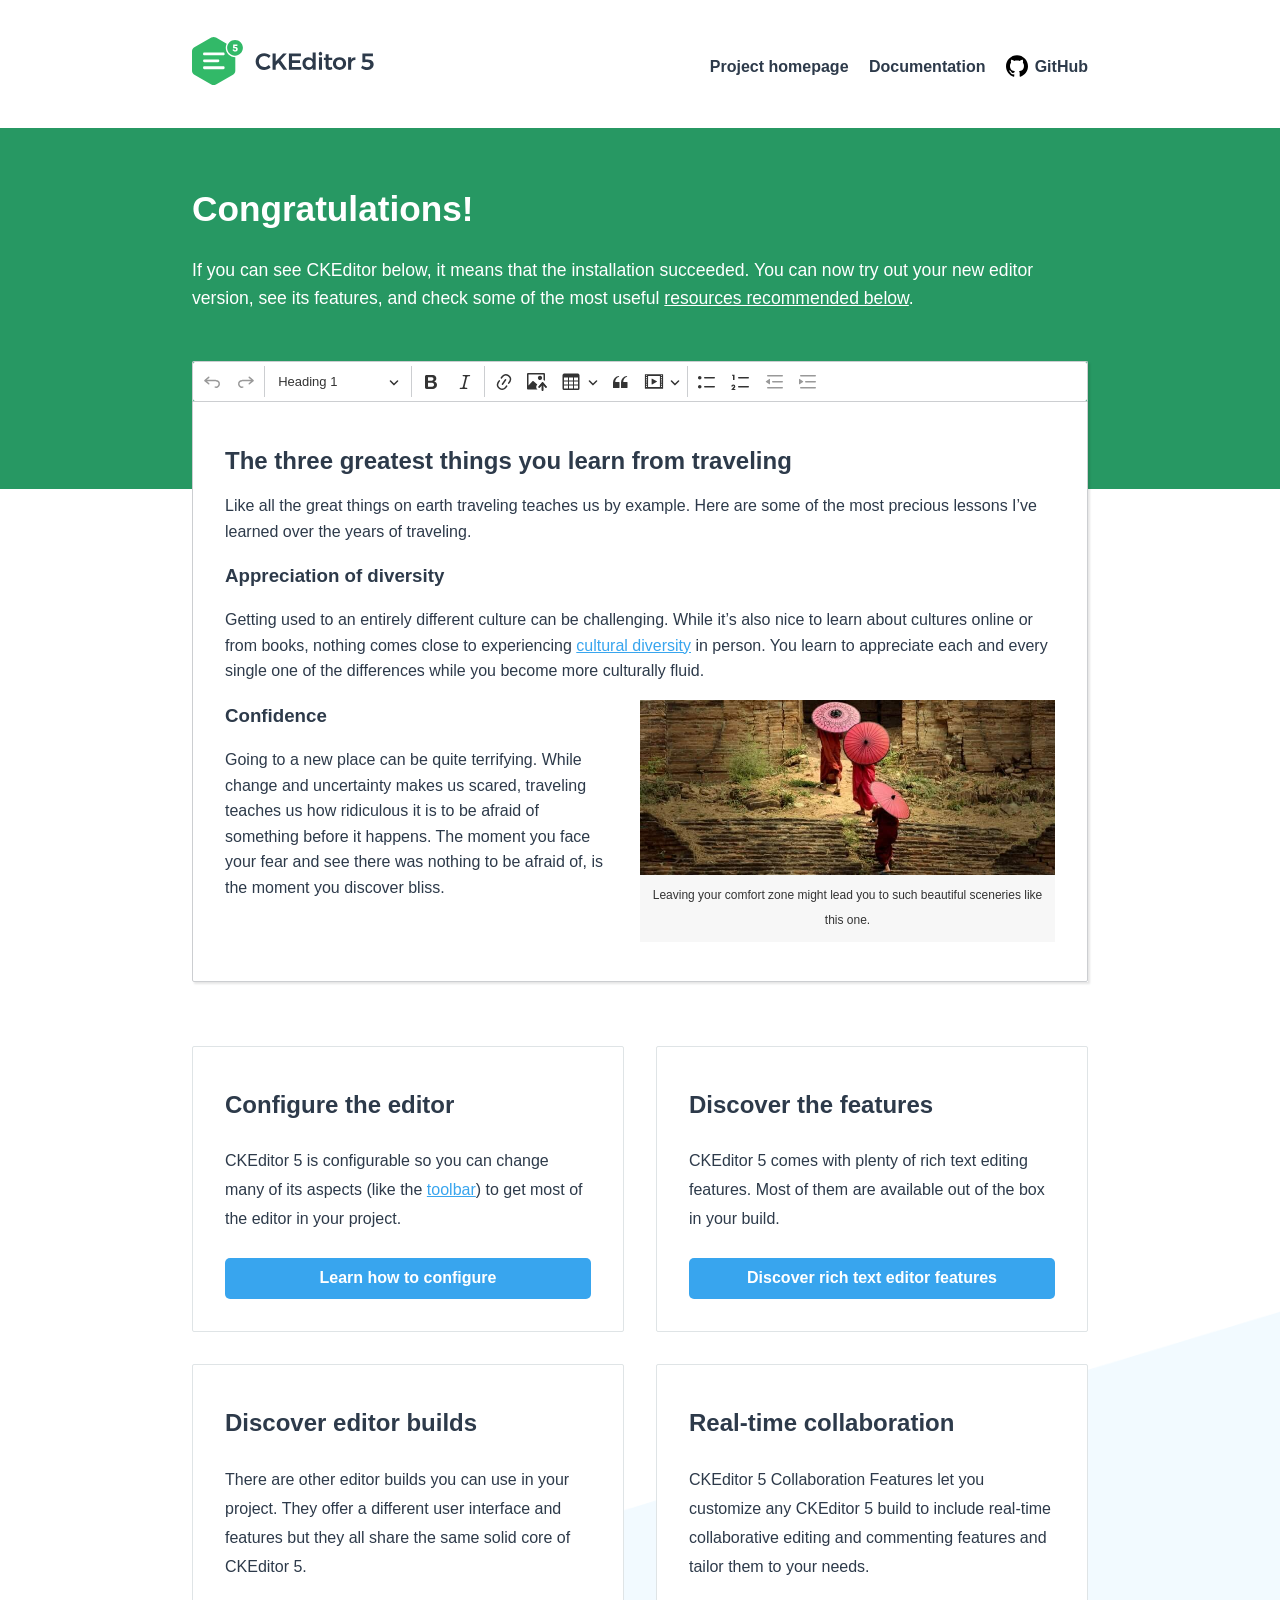
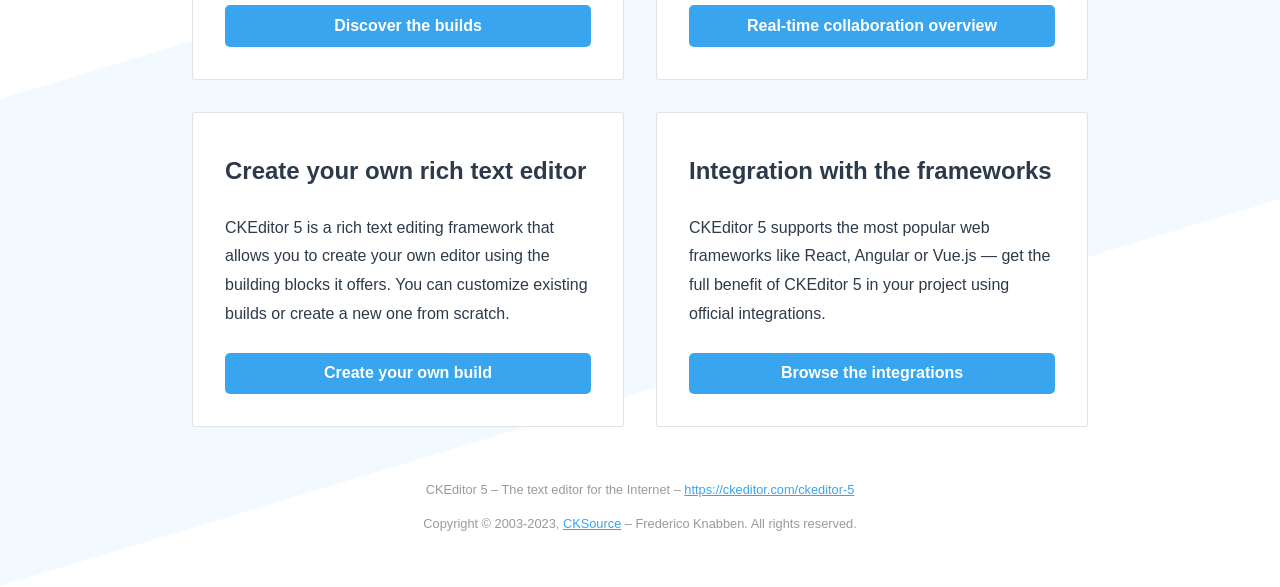
<file: assets/bricksadmin/ckeditor/index.html>
<!DOCTYPE html>
<!--
Copyright (c) 2003-2023, CKSource Holding sp. z o.o. All rights reserved.
For licensing, see LICENSE.md or https://ckeditor.com/legal/ckeditor-oss-license
-->
<html lang="en">
<head>
	<meta charset="utf-8">
	<meta name="viewport" content="width=device-width, initial-scale=1.0, maximum-scale=1.0" />
	<link type="text/css" href="sample/css/sample.css" rel="stylesheet" media="screen" />
	<title>CKEditor 5 – classic editor build sample</title>
</head>
<body>

<header>
	<div class="centered">
		<h1><a href="https://ckeditor.com/ckeditor-5"><img src="sample/img/logo.svg" alt="WYSIWYG editor - CKEditor 5" /></a></h1>

		<input type="checkbox" id="menu-toggle" />
		<label for="menu-toggle"></label>
		  
		<nav>
			<ul>
				<li><a href="https://ckeditor.com/ckeditor-5">Project homepage</a></li>
				<li><a href="https://ckeditor.com/docs/">Documentation</a></li>
				<li><a href="https://github.com/ckeditor/ckeditor5">GitHub</a></li>
			</ul>
		</nav>
	</div>
</header>

<main>
	<div class="message">
		<div class="centered">
			<h1>Congratulations!</h1>

			<p>If you can see CKEditor below, it means that the installation succeeded. You can now try out your new editor version, see its features,
			and check some of the most useful <a href="#references">resources recommended below</a>.</p>
		</div>
	</div>
	<div class="centered">
		<div id="editor">
			<h2>The three greatest things you learn from traveling</h2>

			<p>Like all the great things on earth traveling teaches us by example. Here are some of the most precious lessons I’ve learned over the years of traveling.</p>

			<h3>Appreciation of diversity</h3>

			<p>Getting used to an entirely different culture can be challenging. While it’s also nice to learn about cultures online or from books, nothing comes close to experiencing <a href="https://en.wikipedia.org/wiki/Cultural_diversity">cultural diversity</a> in person. You learn to appreciate each and every single one of the differences while you become more culturally fluid.</p>

			<figure class="image image-style-side"><img src="sample/img/umbrellas.jpg" alt="Three Monks walking on ancient temple.">
				<figcaption>Leaving your comfort zone might lead you to such beautiful sceneries like this one.</figcaption>
			</figure>

			<h3>Confidence</h3>

			<p>Going to a new place can be quite terrifying. While change and uncertainty makes us scared, traveling teaches us how ridiculous it is to be afraid of something before it happens. The moment you face your fear and see there was nothing to be afraid of, is the moment you discover bliss.</p>
		</div>

		<div id="references">
			<section>
				<h2>Configure the editor</h2>
				<p>CKEditor 5 is configurable so you can change many of its aspects (like the <a href="https://ckeditor.com/docs/ckeditor5/latest/builds/guides/integration/configuration.html#toolbar-setup">toolbar</a>) to get most of the editor in your project.</p>
				<p><a href="https://ckeditor.com/docs/ckeditor5/latest/builds/guides/integration/configuration.html">Learn how to configure</a></p>
			</section>

			<section>
				<h2>Discover the features</h2>
				<p>CKEditor 5 comes with plenty of rich text editing features. Most of them are available out of the box in your build.</p>
				<p><a href="https://ckeditor.com/docs/ckeditor5/latest/features/index.html">Discover rich text editor features</a></p>				</section>

			<section>
				<h2>Discover editor builds</h2>
				<p>There are other editor builds you can use in your project. They offer a different user interface and features but they all share the same solid core of CKEditor 5.</p>
				<p><a href="https://ckeditor.com/docs/ckeditor5/latest/builds/guides/overview.html">Discover the builds</a></p>
			</section>

			<section>
				<h2>Real-time collaboration</h2>
				<p>CKEditor 5 Collaboration Features let you customize any CKEditor 5 build to include real-time collaborative editing and commenting features and tailor them to your needs.</p>
				<p><a href="https://ckeditor.com/docs/ckeditor5/latest/features/collaboration/collaboration.html">Real-time collaboration overview</a></p>
			</section>

			<section>
				<h2>Create your own rich text editor</h2>
				<p>CKEditor 5 is a rich text editing framework that allows you to create your own editor using the building blocks it offers. You can customize existing builds or create a new one from scratch.</p>
				<p><a href="https://ckeditor.com/docs/ckeditor5/latest/builds/guides/development/custom-builds.html">Create your own build</a></p>
			</section>

			<section>
				<h2>Integration with the frameworks</h2>
				<p>CKEditor 5 supports the most popular web frameworks like React, Angular or Vue.js &mdash; get the full benefit of CKEditor 5 in your project using official integrations.</p>
				<p><a href="https://ckeditor.com/docs/ckeditor5/latest/builds/guides/integration/frameworks/overview.html">Browse the integrations</a></p>
			</section>	
		</div>
	</div>
</main>

<footer>
	<div>
		<p>CKEditor 5 – The text editor for the Internet – <a href="https://ckeditor.com/ckeditor-5">https://ckeditor.com/ckeditor-5</a></p>
		<p>Copyright © 2003-2023, <a href="https://cksource.com/">CKSource</a> – Frederico Knabben. All rights reserved.</p>
	</div>
</footer>

<script src="ckeditor.js"></script>

<script>
	ClassicEditor
		.create( document.querySelector( '#editor' ), {
			// toolbar: [ 'heading', '|', 'bold', 'italic', 'link' ]
		} )
		.then( editor => {
			window.editor = editor;
		} )
		.catch( err => {
			console.error( err.stack );
		} );
</script>

</body>
</html>
</file>
<file: assets/bricksadmin/ckeditor/sample/css/sample.css>
/**
 * @license Copyright (c) 2003-2023, CKSource Holding sp. z o.o. All rights reserved.
 * For licensing, see LICENSE.md or https://ckeditor.com/legal/ckeditor-oss-license
 */

:root {
	--ck-sample-base-spacing: 2em;
	--ck-sample-color-white: #fff;
	--ck-sample-color-green: #279863;
}

body, html {
	padding: 0;
	margin: 0;

	font-family: sans-serif, Arial, Verdana, "Trebuchet MS", "Apple Color Emoji", "Segoe UI Emoji", "Segoe UI Symbol";
	font-size: 16px;
	line-height: 22px;
}

body {
	height: 100%;
	color: #2D3A4A;
	background-image: url(../img/bg.png);
	background-repeat: no-repeat;
	background-position: 50% 100%;
	background-size: 100% auto;
}

body * {
	box-sizing: border-box;
}

a {
	color: #38A5EE;
}

abbr {
	border-bottom: 1px dotted #333;
	text-decoration: none;
}

.centered {
	max-width: 960px;
	margin: 0 auto;
	padding: 0 var(--ck-sample-base-spacing);
}

/* --------- HEADER ---------------------------------------------------------------------------- */

header .centered {
	display: flex;
	flex-flow: row nowrap;
	justify-content: space-between;
	align-items: center;
	min-height: 8em;
}

header h1 {
	margin: 0;
	font-size: 1em;
	display: inline-block;
}

header h1 a {
	display: inline-block;
	line-height: 0;
}

header h1 img {
	height: 3em;
}

header nav ul {
	margin: 0;
	padding: 0;
	list-style-type: none;
}

header nav ul li {
	display: inline-block;
}

header nav ul li + li {
	margin-left: 1em;
}

header nav ul li a {
	font-weight: bold;
	text-decoration: none;
	color: #2D3A4A;
}

header nav ul li a:hover {
	text-decoration: underline;
}

header nav ul li:last-child a::before {
	content: url(../img/github.svg);
	width: 1.4em;
	height: 1.4em;
	display: inline-block;
	margin-right: .4em;
	position: relative;
	top: .3em;
}

header input {
	display: none;
}

header label {
	display: none;
}

/* --------- MAIN ------------------------------------------------------------------------------- */

main .message {
	padding: 0 0 var(--ck-sample-base-spacing);
	background: var(--ck-sample-color-green);
	color: var(--ck-sample-color-white);
}

main .message::after {
	content: "";
	z-index: -1;
	display: block;
	height: 10em;
	width: 100%;
	background: var(--ck-sample-color-green);
	position: absolute;
	left: 0;
}

main .message h1 {
	padding-top: var(--ck-sample-base-spacing);
	margin: 0 0 1em;
	font-size: 2.2em;
}

main .message p {
	font-size: 1.1em;
	line-height: 1.6em;
}

main .message p a {
	color: var(--ck-sample-color-white);
}

main #editor {
	background: var(--ck-sample-color-white);
	box-shadow: 2px 2px 2px rgba(0,0,0,.1);
	border: 1px solid #DFE4E6;			
	border-bottom-color: #cdd0d2;
	border-right-color: #cdd0d2;
}

main .ck.ck-editor {
	box-shadow: 2px 2px 2px rgba(0,0,0,.1);
}

main .ck.ck-content {
	font-size: 1em;
	line-height: 1.6em;
	margin-bottom: 0.8em;
	min-height: 200px;
	padding: 1.5em 2em;
}

main #references {
	margin: 4em 0 var(--ck-sample-base-spacing);
	display: grid;
	grid-template-columns: repeat( auto-fit, minmax(320px, 1fr) );
	grid-gap: var(--ck-sample-base-spacing);
}

main #references > section {
	background: var(--ck-sample-color-white);
	border-radius: 2px;
	border: 1px solid #DFE4E6;			
	padding: var(--ck-sample-base-spacing);
	line-height: 1.8em;

	display: flex;
	flex-flow: column nowrap;
	justify-content: space-between;
}

main #references > section h2 {
	margin: .5em 0;
}

main #references > section p:first-of-type {
	flex: 1 0 auto;
}

main #references > section p:last-child {
	margin: calc(.25*var(--ck-sample-base-spacing)) 0 0;
}

main #references > section p:last-child a {
	background: #38A5EE;
	border-radius: 5px;
	padding: .4em 1em;
	color: var(--ck-sample-color-white);
	text-decoration: none;
	font-weight: bold;
	display: block;
	text-align: center;
}

main #references > section p:last-child a:hover {
	background: #218cd4;
}

/* --------- MAIN / DOCUMENT EDITOR --------------------------------------------------------------- */

main .document-editor {
	border: 1px solid #DFE4E6;
	border-bottom-color: #cdd0d2;
	border-right-color: #cdd0d2;
	border-radius: 2px;
	max-height: 700px;
	display: flex;
	flex-flow: column nowrap;
	box-shadow: 2px 2px 2px rgba(0,0,0,.1);
}

main .toolbar-container {
	z-index: 1;
	position: relative;
	box-shadow: 2px 2px 1px rgba(0,0,0,.05);
}

main .toolbar-container .ck.ck-toolbar {
	border-top-width: 0;
	border-left-width: 0;
	border-right-width: 0;
	border-radius: 0;
}

main .content-container {
	padding: var(--ck-sample-base-spacing);
	background: #eee;
	overflow-y: scroll;
}

main .content-container #editor {
	border-top-left-radius: 0;
	border-top-right-radius: 0;

	width: 15.8cm;
	min-height: 21cm;
	padding: 1cm 1cm 2cm;
	margin: 0 auto;
	box-shadow: 2px 2px 1px rgba(0,0,0,.05);
}

/* --------- FOOTER ------------------------------------------------------------------------------- */

footer {
	margin: calc(2*var(--ck-sample-base-spacing)) var(--ck-sample-base-spacing);
	font-size: .8em;
	text-align: center;
	color: rgba(0,0,0,.4);
}

/* --------- RWD ------------------------------------------------------------------------------- */

@media (max-width: 900px) {
	header .centered {
		padding-top: var(--ck-sample-base-spacing);
		padding-bottom: var(--ck-sample-base-spacing);
		flex-flow: column nowrap;
		align-items: stretch;
		min-height: unset;
	}

	header h1 {
		text-align: center;
		margin-bottom: var(--ck-sample-base-spacing);
	}

	header nav ul {
		text-align: center;
	}
}

@media (max-width: 600px) {
	header .centered {
		padding-left: 0;
		padding-right: 0;
	}

	header nav {
		position: absolute;
		top: 0;
		left: 0;
		right: 0;		
		background: #fff;
		padding: 1em 0;
		transition: all .4s ease-out;
		transform: translateY(-100%);
		overflow: hidden;
	}

	header h1 {
		margin: 0;
	}

	header nav ul li {
		display: block;
		line-height: 3em;
		margin-bottom: 1px;
	}

	header nav ul li a {
		display: block;
	}

	header nav ul li a:hover {
		background: #eee;
	}

	header nav ul li + li {
		margin-left: 0;
	}

	header label {
		display: block;
		color: #fff;
		width: 40px;
		height: 40px;
		position: absolute;
		top: 10px;
		left: 10px;
		z-index: 1;
		transition: transform .2s ease-out;
		transform: rotate(0deg);
		background: url([data-uri]) center center no-repeat;
	}

	header input:checked ~ nav {
		transform: translateY(0%);
		box-shadow: 0 3px 3px rgba(0,0,0,.1);		
	}

	header input:checked ~ label {
		background-image: url([data-uri]);
		transform: rotate(180deg);
	}

	main #references {
		grid-template-columns: repeat( auto-fit, minmax(240px, 1fr) );
	}
}
</file>
